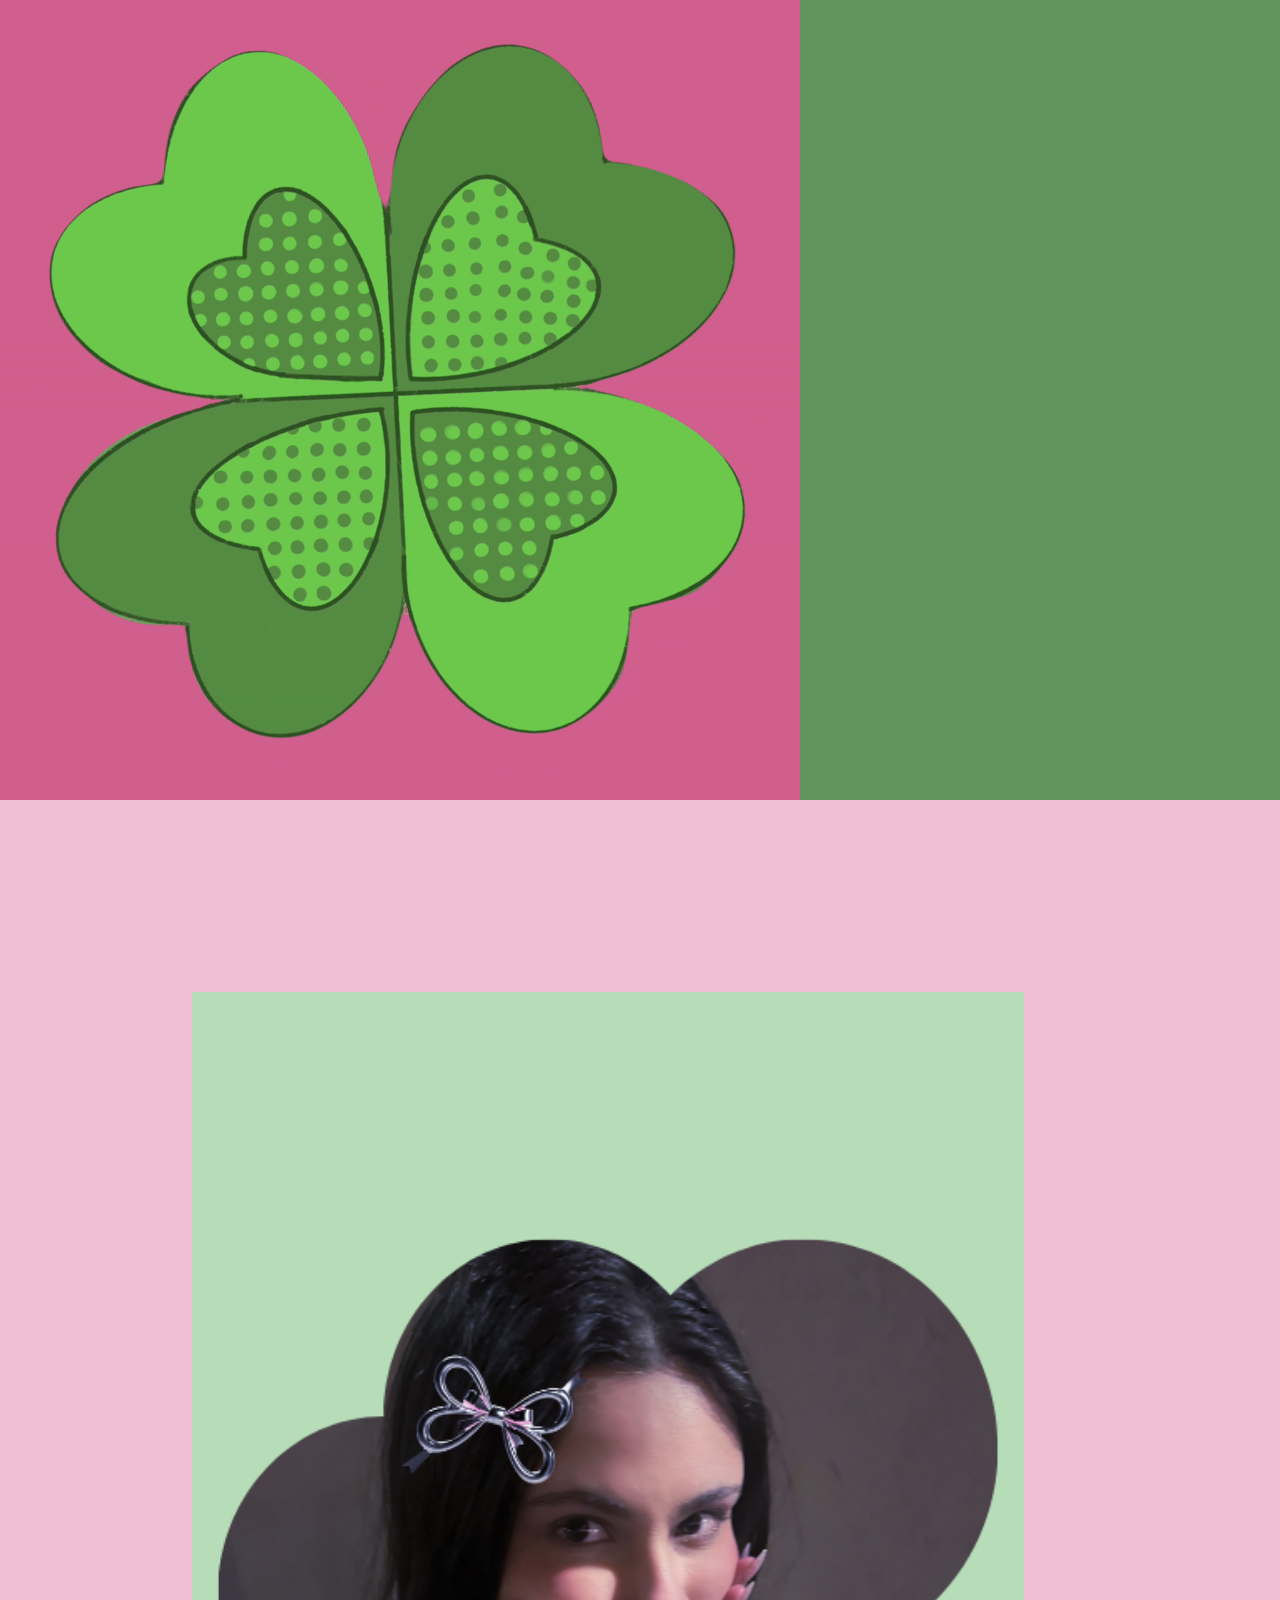
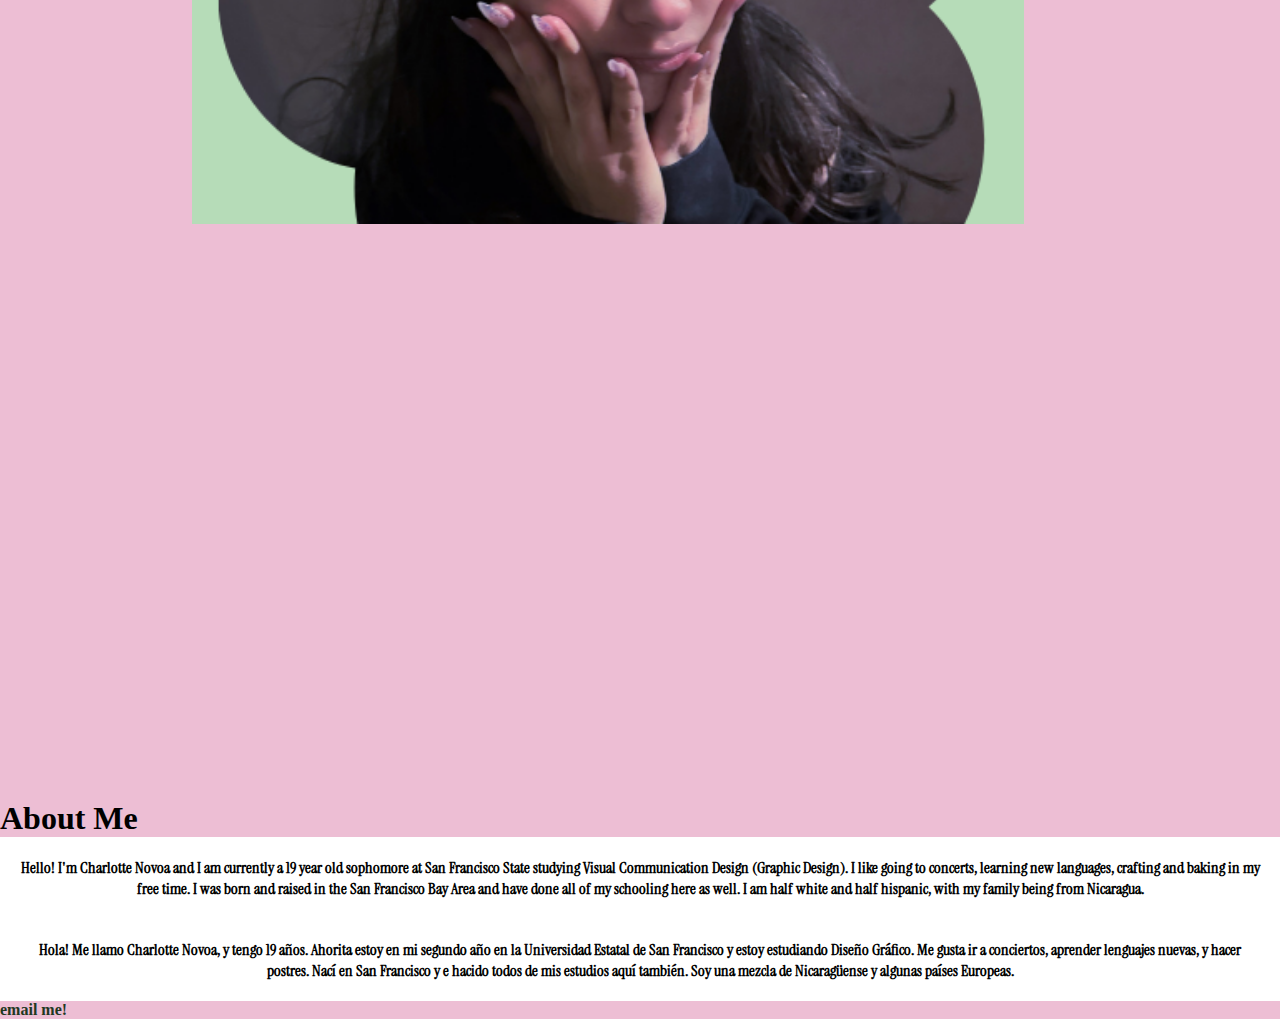
<file: index.html>
<!DOCTYPE html>
<html lang="en">
    <head>
        <meta charset="UTF-8">
        <title>Charlotte Novoa Home Page</title>

        <link rel="stylesheet" href="css/style.css">
        <link rel="preconnect" href="https://fonts.googleapis.com">
        <link rel="preconnect" href="https://fonts.gstatic.com" crossorigin>
        <link href="https://fonts.googleapis.com/css2?family=Instrument+Serif:ital@0;1&family=Josefin+Sans:ital,wght@0,100..700;1,100..700&family=Lato:ital,wght@0,100;0,300;0,400;0,700;0,900;1,100;1,300;1,400;1,700;1,900&family=Phudu:wght@300..900&display=swap" rel="stylesheet">
        <link rel="preconnect" href="https://fonts.googleapis.com">
        <link rel="preconnect" href="https://fonts.gstatic.com" crossorigin>
        <link href="https://fonts.googleapis.com/css2?family=Caprasimo&family=Instrument+Serif:ital@0;1&family=Josefin+Sans:ital,wght@0,100..700;1,100..700&family=Lato:ital,wght@0,100;0,300;0,400;0,700;0,900;1,100;1,300;1,400;1,700;1,900&family=Phudu:wght@300..900&family=Playfair+Display:ital,wght@0,400..900;1,400..900&family=Shippori+Mincho&display=swap" rel="stylesheet">
    </head>
    <body>
    <header>
        <img class="topLogo" src="img/clover.GIF" alt="Me in front of a plain background wearing black with my hands up to my cheeks, with a chrome bow sticker graphic edited on.">
        <nav>
        <a class="nav1" href="index.html">Home</a>
        <a class="nav2" href="inspirationPage/inspiration.html">What Inspires Me</a>
        <a class="nav3" href="topFivePage/top5.html">Some of My Top Fives</a>
        </nav>
    </header>
         <img class="char" src="img/char.png" alt="Me in front of a plain background in a black skirt, boots and jacket as well as a silver top with chrome star sticker graphics edited on.">
         <h1>About Me</h1>
        <div id="mainInfo">
         <p class="bio">Hello! I'm Charlotte Novoa and I am currently a 19 year old sophomore at San Francisco State studying Visual Communication Design (Graphic Design). I like going to concerts, learning new languages, 
            crafting and baking in my free time. I was born and raised in the San Francisco Bay Area and have done all of my schooling here as well. I am half white and half hispanic,
            with my family being from Nicaragua.</p>
        <p class="bio">Hola! Me llamo Charlotte Novoa, y tengo 19 años. Ahorita estoy en mi segundo año en la Universidad Estatal de San Francisco y estoy estudiando Diseño Gráfico. Me gusta ir a conciertos, aprender lenguajes nuevas, 
            y hacer postres. Nací en San Francisco y e hacido todos de mis estudios aquí también. Soy una mezcla de Nicaragüense y algunas países Europeas. </p>
        </div>
    </body>
    <footer>
        <a class="mail" href="mailto:cnovoa@sfsu.edu">email me!</a>
    </footer>
</html>
</file>
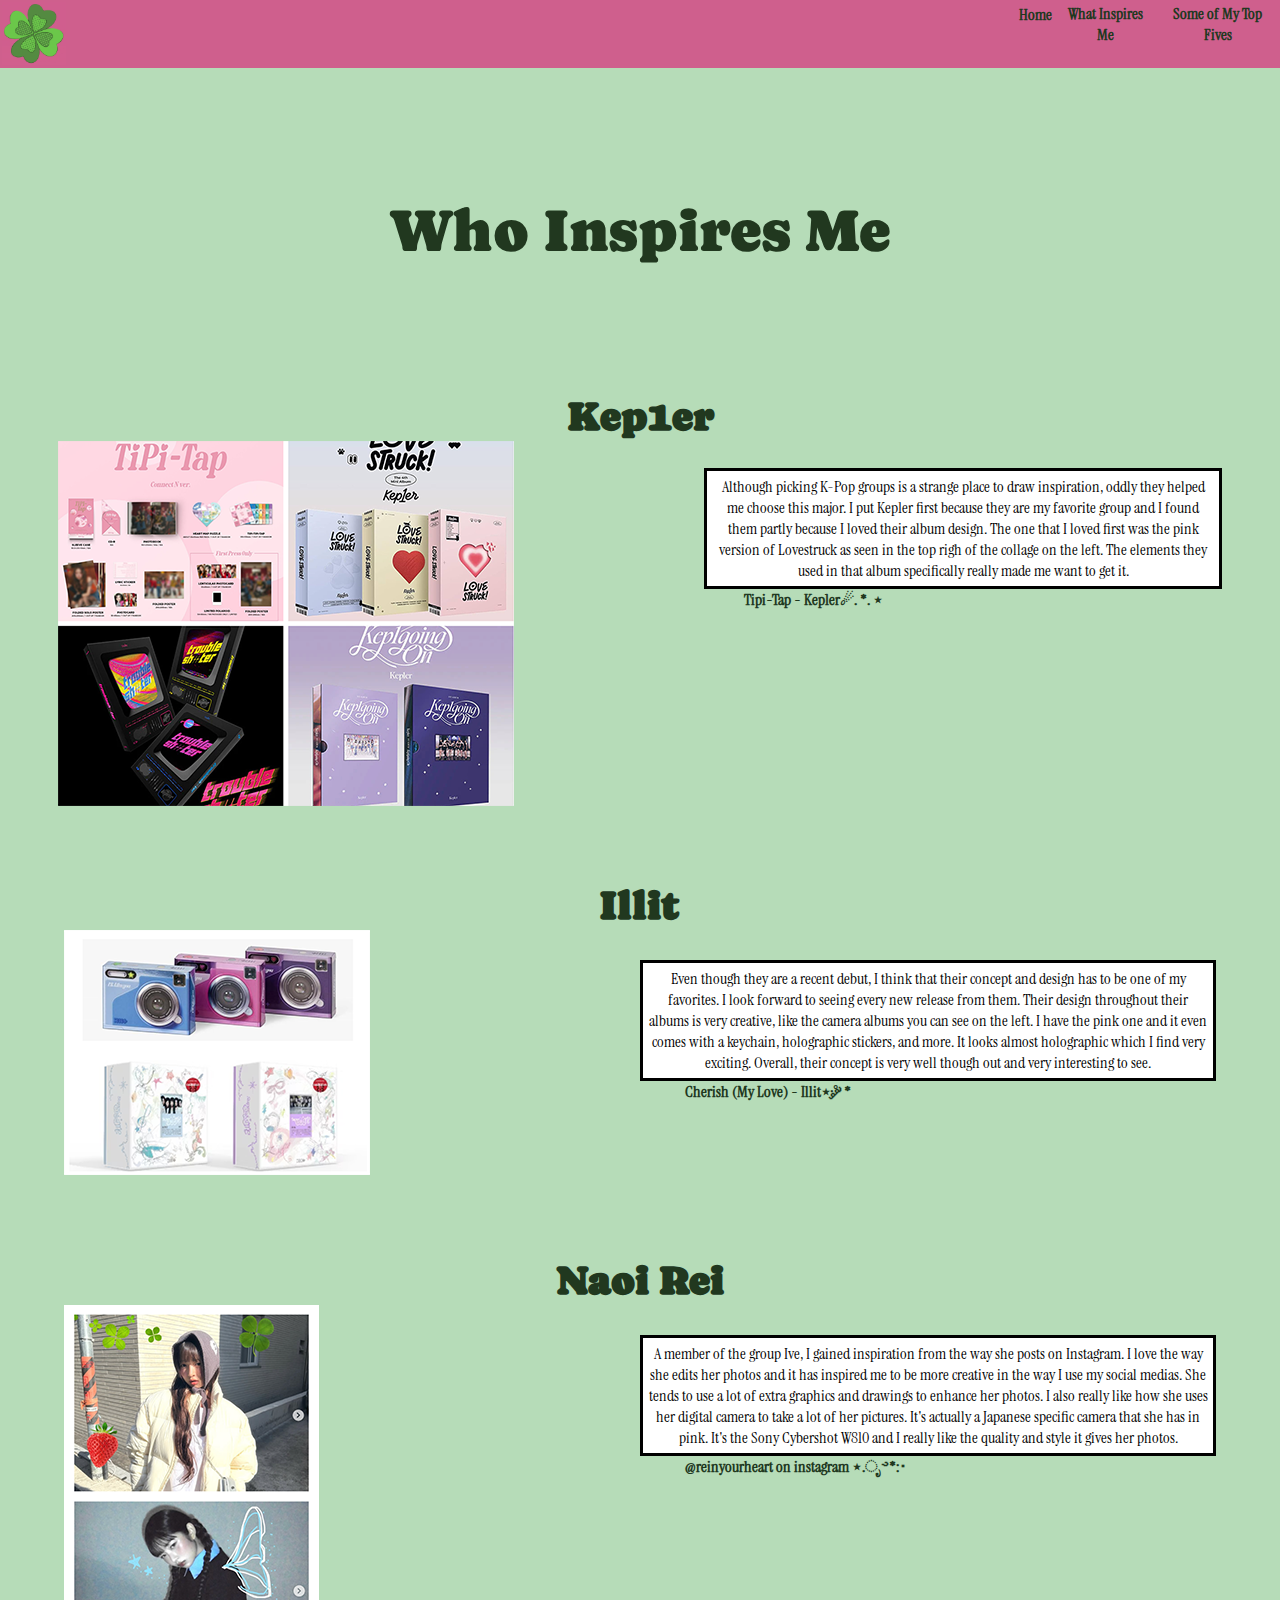
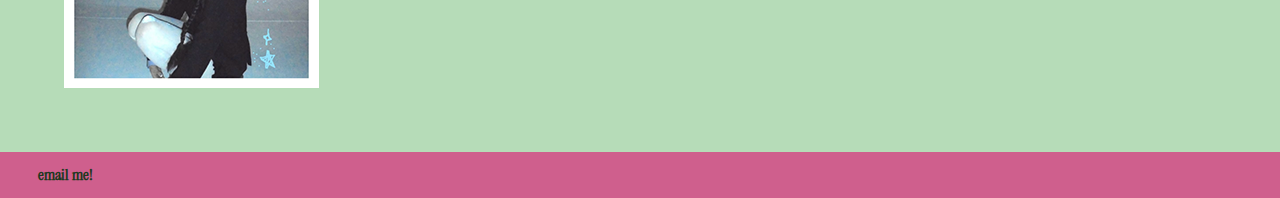
<file: inspirationPage/inspiration.html>
<!DOCTYPE html>
<html lang="en">
    <head>
        <meta charset="UTF-8">
        <title>My Inspirations</title>

        <link rel="stylesheet" href="css/inspo.css">
        <link rel="preconnect" href="https://fonts.googleapis.com">
        <link rel="preconnect" href="https://fonts.gstatic.com" crossorigin>
        <link href="https://fonts.googleapis.com/css2?family=Instrument+Serif:ital@0;1&family=Josefin+Sans:ital,wght@0,100..700;1,100..700&family=Lato:ital,wght@0,100;0,300;0,400;0,700;0,900;1,100;1,300;1,400;1,700;1,900&family=Phudu:wght@300..900&display=swap" rel="stylesheet">
        <link rel="preconnect" href="https://fonts.googleapis.com">
        <link rel="preconnect" href="https://fonts.gstatic.com" crossorigin>
        <link href="https://fonts.googleapis.com/css2?family=Caprasimo&family=Instrument+Serif:ital@0;1&family=Josefin+Sans:ital,wght@0,100..700;1,100..700&family=Lato:ital,wght@0,100;0,300;0,400;0,700;0,900;1,100;1,300;1,400;1,700;1,900&family=Phudu:wght@300..900&family=Playfair+Display:ital,wght@0,400..900;1,400..900&family=Shippori+Mincho&display=swap" rel="stylesheet">
    </head>
    <header>
        <img class="topLogo" src="img/clover3.GIF">
        <nav>
        <a class="nav1" href="../index.html">Home</a>
        <a class="nav2" href="inspiration.html">What Inspires Me</a>
        <a class="nav3" href="../topFivePage/top5.html">Some of My Top Fives</a>
        </nav>
    </header>
    <body>
         <h1>Who Inspires Me</h1>
         <h3><b>Kep1er</b></h3>
         <div id="kep1">
            <img src="img/kep1eralbums.png" alt="Collage of four of Kep1er's albums showcasing their design. Features their Tipi Tap, Lovestruck, Troubleshooter and Kep1going On albums">
            <div>
                <p class="kep1blurb">Although picking K-Pop groups is a strange place to draw inspiration, 
                oddly they helped me choose this major. I put Kep1er first because they are my favorite
                group and I found them partly because I loved their album design. The one that I loved first was the 
                pink version of Lovestruck as seen in the top righ of the collage on the left. The elements they used in that album specifically
                really made me want to get it. </p>
                <a class="wadada" href="https://youtu.be/gXCCiVqI_VQ?si=DseDZZzMiNscHpZE">Tipi-Tap - Kep1er☄. *. ⋆</a>
            </div>
        </div>
            <br>
        <h3><b>Illit</b></h3>
        <div id="gllit">
        <img src="img/illit.png" alt="Two picture collage of Illit's Super Real Me album as well as the camera version of the I'll Like You album.">
            <div>
                <p class="illitblurb">Even though they are a recent debut, I think that their concept and design has to be one of my favorites. 
                I look forward to seeing every new release from them. Their design throughout their albums is very creative, like the camera albums 
                you can see on the left. I have the pink one and it even comes with a keychain, holographic stickers, and more. It looks almost holographic which
                I find very exciting. Overall, their concept is very well though out and very interesting to see.  </p>
                <a class="magnetic" href="https://youtu.be/tbDGl7jEazA?si=XehnzFenbLr">Cherish (My Love) - Illit⋆·˚ ༘ *</a>
            </div>
        </div>
            <br>
        <h3><b>Naoi Rei</b></h3>
        <div id="rei">
            <img class="rei" src="img/rei.png" alt="Two picture collage of photos from Rei's Instagram. They are decorated with stickers, drawings and other graphics.">
            <div>
                <p class="heartblurb">A member of the group Ive, I gained inspiration from the way she posts on Instagram. I love the way she
                    edits her photos and it has inspired me to be more creative in the way I use my social medias. She tends to use a lot of extra graphics and drawings to
                    enhance her photos. I also really like how she uses her digital camera to take a lot of her pictures. It's actually a Japanese specific camera that she
                    has in pink. It's the Sony Cybershot W810 and I really like the quality and style it gives her photos. </p>
                <a class="heart" href="https://www.instagram.com/reinyourheart/">@reinyourheart on instagram ⋆.ೃ࿔*:･</a>
            </div>
        </div>
    </body>
    <footer>
        <a class="mail" href="mailto:cnovoa@sfsu.edu">email me!</a>
    </footer>
</html>
</file>
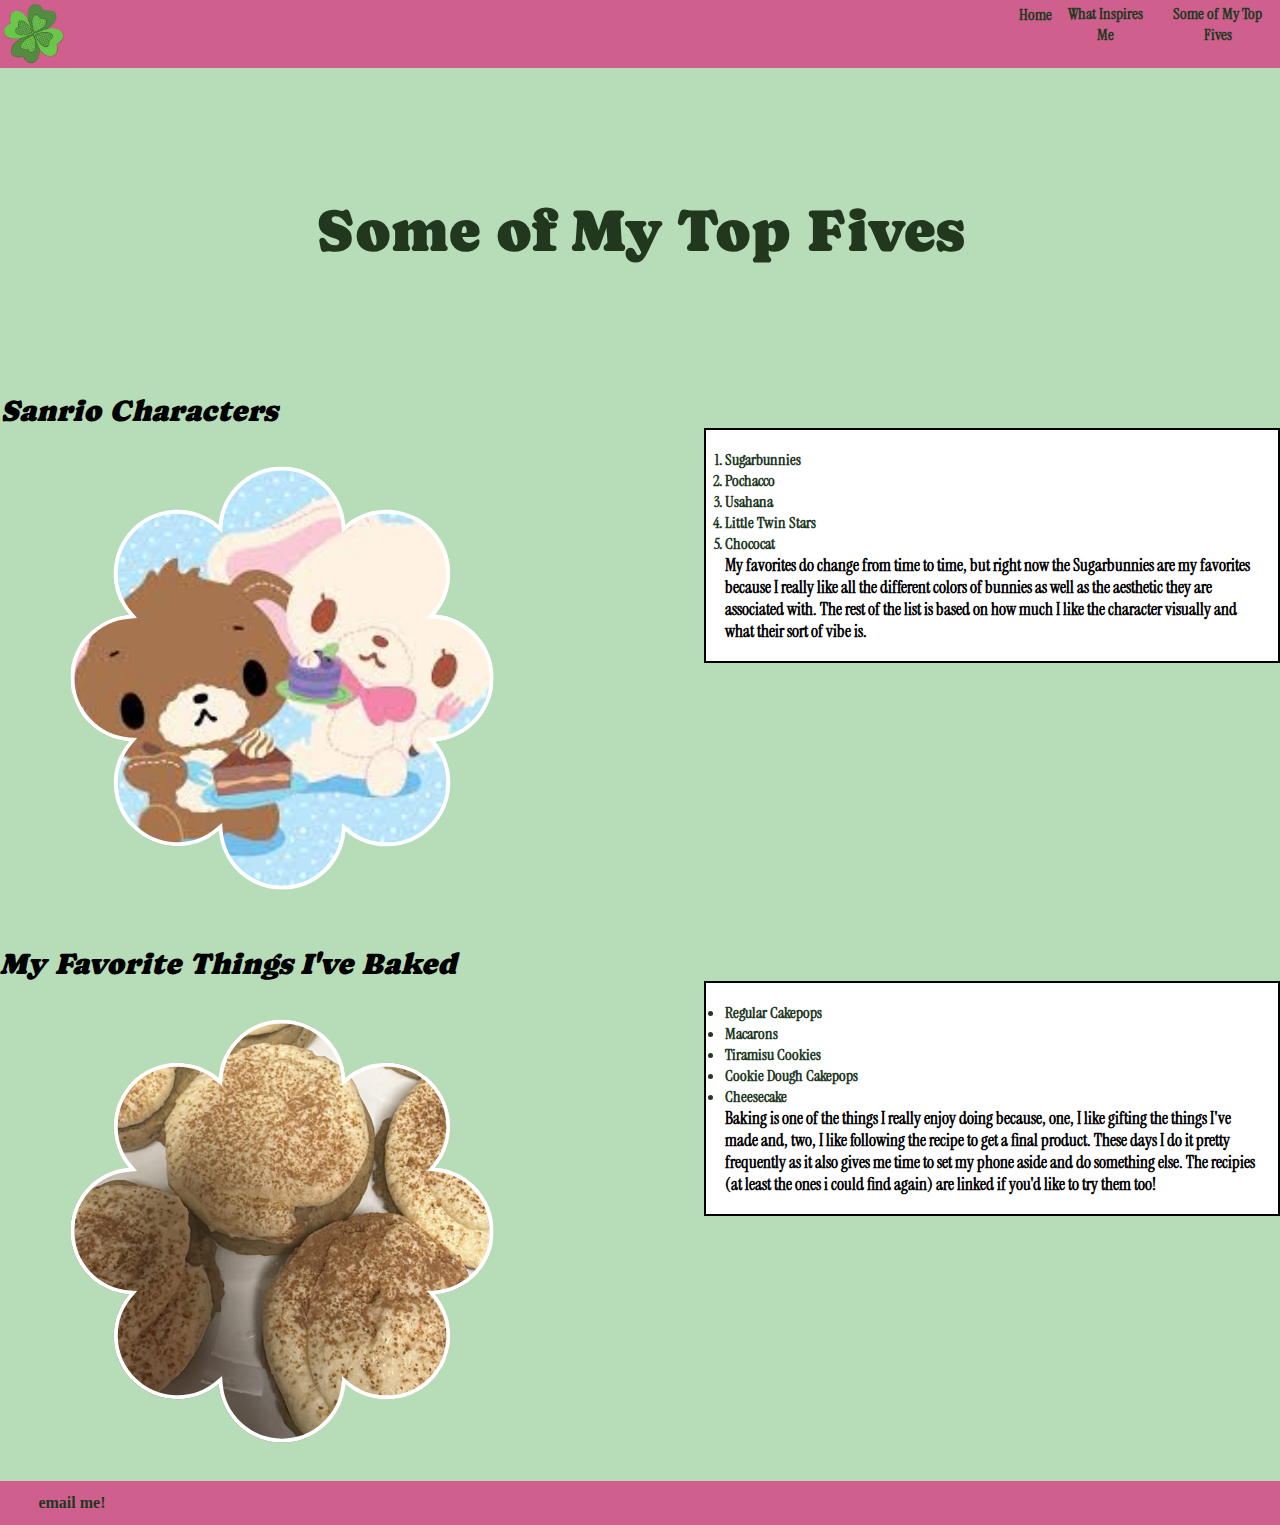
<file: topFivePage/top5.html>
<!DOCTYPE html>
<html lang="en">
    <head>
        <meta charset="UTF-8">
        <title>My Top Fives</title>
        <link rel="stylesheet" href="css/top5style.css">
        <link rel="preconnect" href="https://fonts.googleapis.com">
        <link rel="preconnect" href="https://fonts.gstatic.com" crossorigin>
        <link href="https://fonts.googleapis.com/css2?family=Instrument+Serif:ital@0;1&family=Josefin+Sans:ital,wght@0,100..700;1,100..700&family=Lato:ital,wght@0,100;0,300;0,400;0,700;0,900;1,100;1,300;1,400;1,700;1,900&family=Phudu:wght@300..900&display=swap" rel="stylesheet">
        <link rel="preconnect" href="https://fonts.googleapis.com">
        <link rel="preconnect" href="https://fonts.gstatic.com" crossorigin>
        <link href="https://fonts.googleapis.com/css2?family=Caprasimo&family=Instrument+Serif:ital@0;1&family=Josefin+Sans:ital,wght@0,100..700;1,100..700&family=Lato:ital,wght@0,100;0,300;0,400;0,700;0,900;1,100;1,300;1,400;1,700;1,900&family=Phudu:wght@300..900&family=Playfair+Display:ital,wght@0,400..900;1,400..900&family=Shippori+Mincho&display=swap" rel="stylesheet">
    </head>
    <header>
        <img class="topLogo" src="img/clover2.GIF">
        <nav>
        <a class="nav1" href="../index.html">Home</a>
        <a class="nav2" href="../inspirationPage/inspiration.html">What Inspires Me</a>
        <a class="nav3" href="top5.html">Some of My Top Fives</a>
        </nav>
    </header>
    <body>
         <h1>Some of My Top Fives</h1>
         <h3><em>Sanrio Characters</em></h3>
         <div id="sanrioList">
         <img class="images" src="img/sugarbunnies.png" alt="Group of twelve Sanrio characters together posed in front of a light blue background.">
            <div>
                <ol>
                    <a href="https://hellokitty.fandom.com/wiki/Sugarbunnies"><li>Sugarbunnies</li></a>
                    <a href="https://www.sanrio.com/collections/pochacco"><li>Pochacco</li></a>
                    <a href="https://sanrio.fandom.com/wiki/Usahana"><li>Usahana</li></a>
                    <a href="https://www.sanrio.com/collections/littletwinstars"><li>Little Twin Stars</li></a>
                    <a href="https://www.sanrio.com/collections/chococat"><li>Chococat</li></a>
                    <p>My favorites do change from time to time, but right now the Sugarbunnies are my favorites because 
                        I really like all the different colors of bunnies as well as the aesthetic they are associated with. The rest of
                    the list is based on how much I like the character visually and what their sort of vibe is. </p>
                </ol>
            </div>
        </div>
         
            <br>
        <h3><em>My Favorite Things I've Baked</em></h3>
        <div id="bakeList">
         <img class="images" src="img/cookies.png" alt="My Tiramisu cookies with thick masacarpone icing with cocoa powder dusted on top.">
            <div>
                <ul>
                    <a href="https://www.tiktok.com/@happytummy_702/video/7338450573961858347?_r=1&_t=ZP-8uMfPxV53vT"><li>Regular Cakepops</li></a>
                    <a href="https://www.alchenny.com/@alchenny/macarons-(french-meringue-method)"><li>Macarons</li></a>
                    <a href="https://www.tiktok.com/@_jenperezz/video/7398300506701040926?_r=1&_t=ZP-8uMfNwEIrOg"><li>Tiramisu Cookies</li></a>
                    <a href="https://www.tiktok.com/@kennaschor/video/7249351235059371306?_r=1&_t=ZP-8uMfKzhcpGI"><li>Cookie Dough Cakepops</li></a>
                    <a href="https://sugarspunrun.com/best-cheesecake-recipe/"><li>Cheesecake</li></a>
                    <p>Baking is one of the things I really enjoy doing because, one, I like gifting the things I've made and, two, I like following
                        the recipe to get a final product. These days I do it pretty frequently as it also gives me time to set my phone aside and do
                        something else. The recipies (at least the ones i could find again) are linked if you'd like to try them too!</p>

                </ul>
            </div>
        </div>
    </body>
    <footer>
        <a class="mail" href="mailto:cnovoa@sfsu.edu">email me!</a>
    </footer>
</html>
</file>
<file: css/style.css>
* {
    margin: 0;
    padding: 0;
}

body {
    background-color: #edbed4;
}

nav {
    font-family: "Instrument Serif", serif;
    color: #21381f;
    display: inline-flex;
    margin-left: 74%;
    text-align: center;
    overflow: auto;
    border-bottom: black;
    border-width: 1px;
}

.nav1 {
    margin: 4px;
}

.nav2 {
    margin: 3px;
}

.nav3 {
    margin: 3px;
}

header {
    background-color: #60945c;
    margin: 0px;
    padding: 0px;
    display: flex;
    flex-direction: row;
}

h4 {
    font-family: "Instrument Serif", serif;
    text-align: left;
}

.bio {
    font-family: "Instrument Serif", serif;
    font-weight: bold;
    padding: 20px;
    display: block;
    text-align: center;
    background-color: white ;
}

a {
    text-decoration: none;
    color: #21381f;
    font-weight: bold;
}

.char {
    width: 65%;
    border-width: 5px;
    padding: 15%;
    display: block;
    text-align: center;
    margin-bottom: 30%;
}
</file>
<file: inspirationPage/css/inspo.css>
* {
    margin: 0;
    padding: 0;
}

body {
    background-color: #b6dcb8;
}

nav {
    font-family: "Instrument Serif", serif;
    color: #21381f;
    display: inline-flex;
    margin-left: 74%;
    text-align: center;
    overflow: auto;
}

.nav1 {
    margin: 4px;
}

.nav2 {
    margin: 3px;
}

.nav3 {
    margin: 3px;
}

header {
    background-color: #cf5f8d;
    margin: 0px;
    padding: 0px;
    display: flex;
    flex-direction: row;
}

.topLogo {
    width: 5%;
    padding: 2px;
    display: block;
}

a {
    text-decoration: none;
    color: #21381f;
    font-weight: bold;
    font-family: "Instrument Serif", serif;
}

h1 {
    text-align: center;
    font-family: "Caprasimo", serif;
    font-weight: 400;
    font-size: 60px;
    padding: 10%;
    color: #21381f;
} 

h3 {
    font-family: "Caprasimo", serif;
    font-weight: 400;
    font-size: 40px;
    color: #21381f;
    text-align: center;
}

p {
    font-family: "Instrument Serif", serif;
    display: block;
    background-color: white;
    border-style: solid;
    border-color: black;
}

.kep1blurb {
    padding: 5px;
    margin-right: 10%;
    text-align: center;
    margin-top: 5%;
    margin-bottom: auto;

}

.illitblurb {
    padding: 5px;
    margin-right: 10%;
    text-align: center;
    margin-top: 5%;
    margin-bottom: auto;
}

.heartblurb {
    padding: 5px;
    margin-right: 10%;
    text-align: center;
    margin-top: 5%;
    margin-bottom: auto;
    
}

img {
    border-width: 2px;
    padding: 10%;
    padding-top: 2px;
    display: block;
}

#kep1 {
    display: grid;
    gap: 10%;
    grid-template-columns: 1fr 1fr;
}

#gllit {
    display: grid;
    grid-template-columns: 1fr 1fr;
}

#rei {
    display: grid;
    grid-template-columns: 1fr 1fr;

}

.wadada {
    text-align: center;
    padding: 2%;
    margin: 5%;
}

.magnetic {
    text-align: center;
    padding: 2%;
    margin: 5%;
}

.heart {
    text-align: center;
    padding: 2%;
    margin: 5%;
}

footer {
    background-color: #cf5f8d;
    margin: 0px;
    padding: 0px;
    display: flex;
    flex-direction: row;
}

.mail {
    margin-left: 3%;
    margin-bottom: 1%;
    margin-top: 1%;
}
</file>
<file: topFivePage/css/top5style.css>
* {
    margin: 0;
    padding: 0;
}

body {
    background-color: #b6dcb8;
}

nav {
    font-family: "Instrument Serif", serif;
    color: #21381f;
    display: inline-flex;
    margin-left: 74%;
    text-align: center;
    overflow: auto;
}

.nav1 {
    margin: 4px;
}

.nav2 {
    margin: 3px;
}

.nav3 {
    margin: 3px;
}

header {
    background-color: #cf5f8d;
    margin: 0px;
    padding: 0px;
    display: flex;
    flex-direction: row;
}

.topLogo {
    width: 5%;
    padding: 2px;
    display: block;
}

a {
    text-decoration: none;
    color: #21381f;
    font-weight: bold;
}

h1 {
    text-align: center;
    font-family: "Caprasimo", serif;
    font-weight: 400;
    font-size: 60px;
    padding: 10%;
    color: #21381f;
} 

h3 {
    font-family: "Caprasimo", serif;
    font-weight: 400;
    font-size: 30px;
}

p {
    font-family: "Instrument Serif", serif;
    font-weight: bold;
    font-size: 17px;
}

ol {
    font-family: "Instrument Serif", serif;
    font-weight: bold;
    display: block;
    background-color: white;
    padding: 3%;
    margin-left: 10%;
    margin-bottom: auto;
    border-style: solid;
    border-color: black;
    border-width: 2px;
}

ul {
    font-family: "Instrument Serif", serif;
    font-weight: bold;
    display: block;
    background-color: white;
    padding: 3%;
    margin-left: 10%;
    margin-bottom: auto;
    border-style: solid;
    border-color: black;
    border-width: 2px;
}

.images {
    margin-left: 5%;
}

#sanrioList {
    display: grid;
    grid-template-columns: 1fr 1fr;

}

#bakeList {
    display: grid;
    grid-template-columns: 1fr 1fr;
}
footer {
    background-color: #cf5f8d;
    margin: 0px;
    padding: 0px;
    display: flex;
    flex-direction: row;
}

.mail {
    margin-left: 3%;
    margin-bottom: 1%;
    margin-top: 1%;
}
</file>
